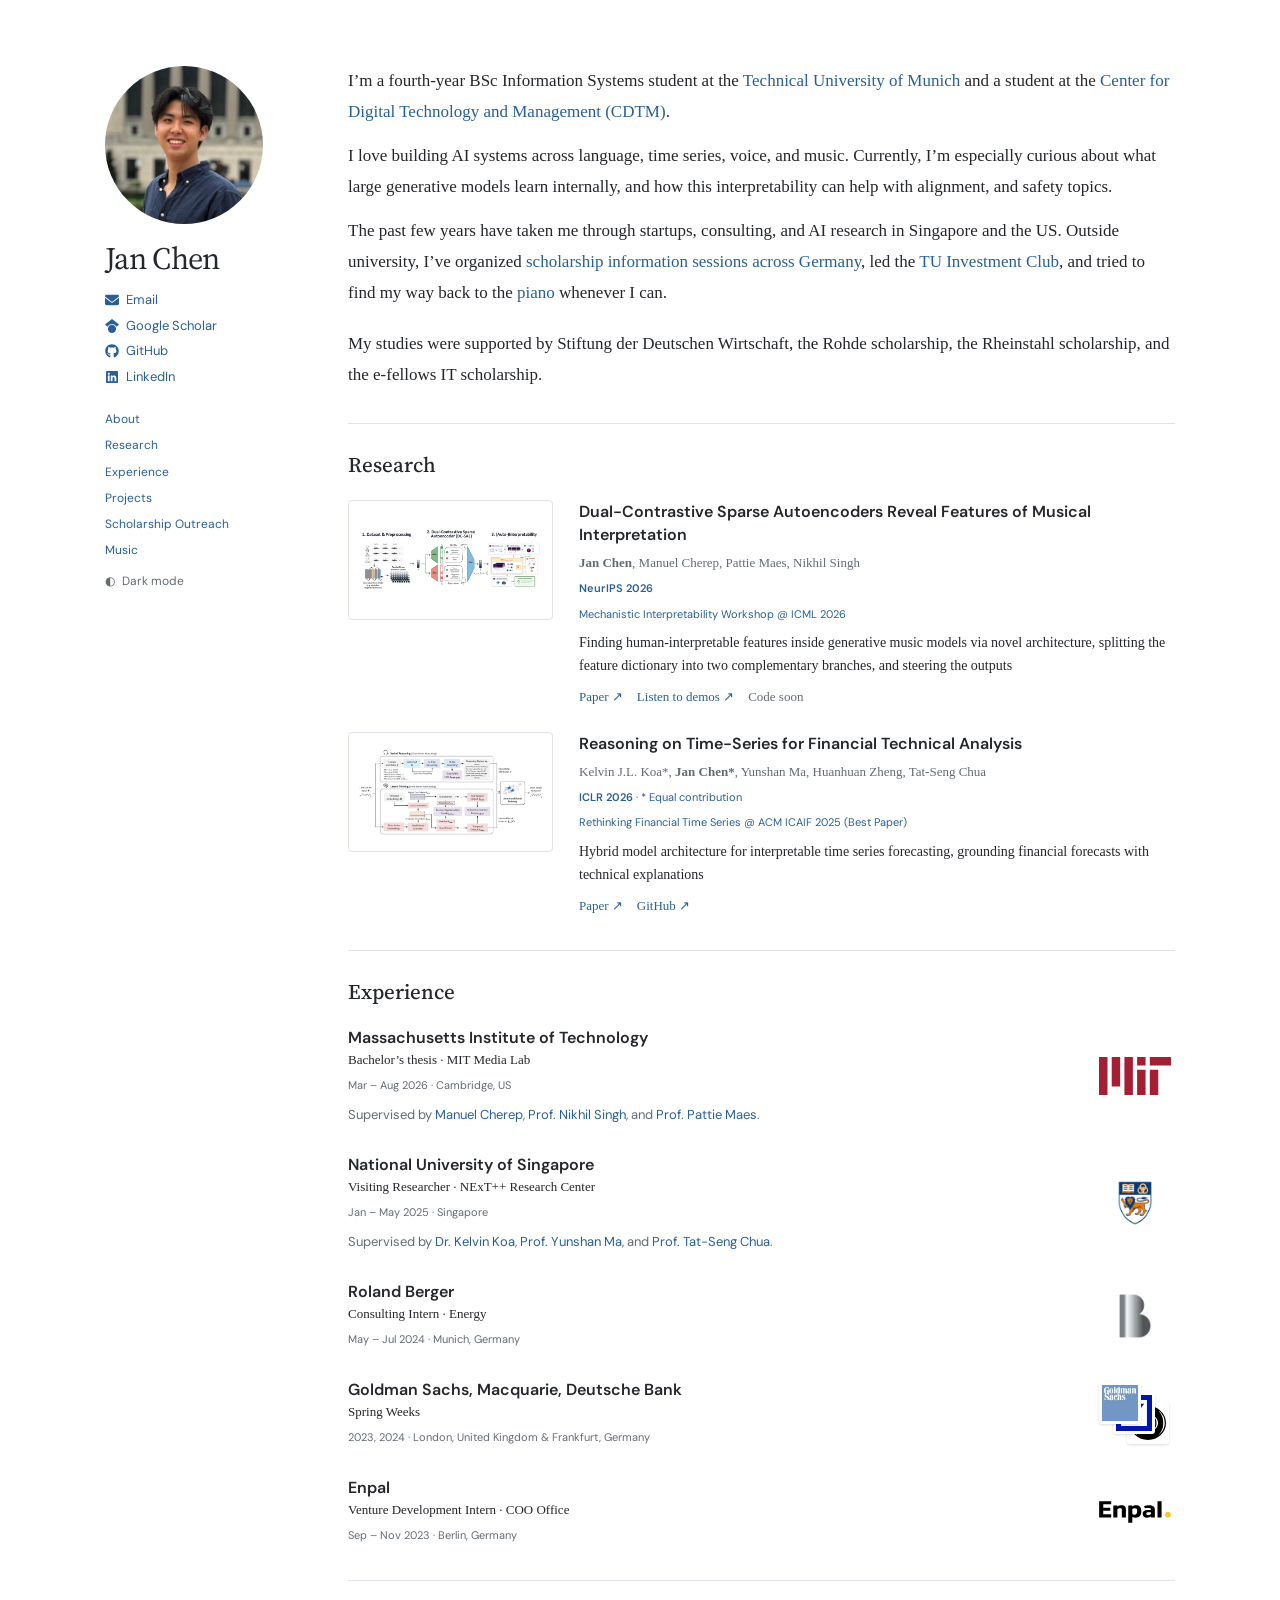
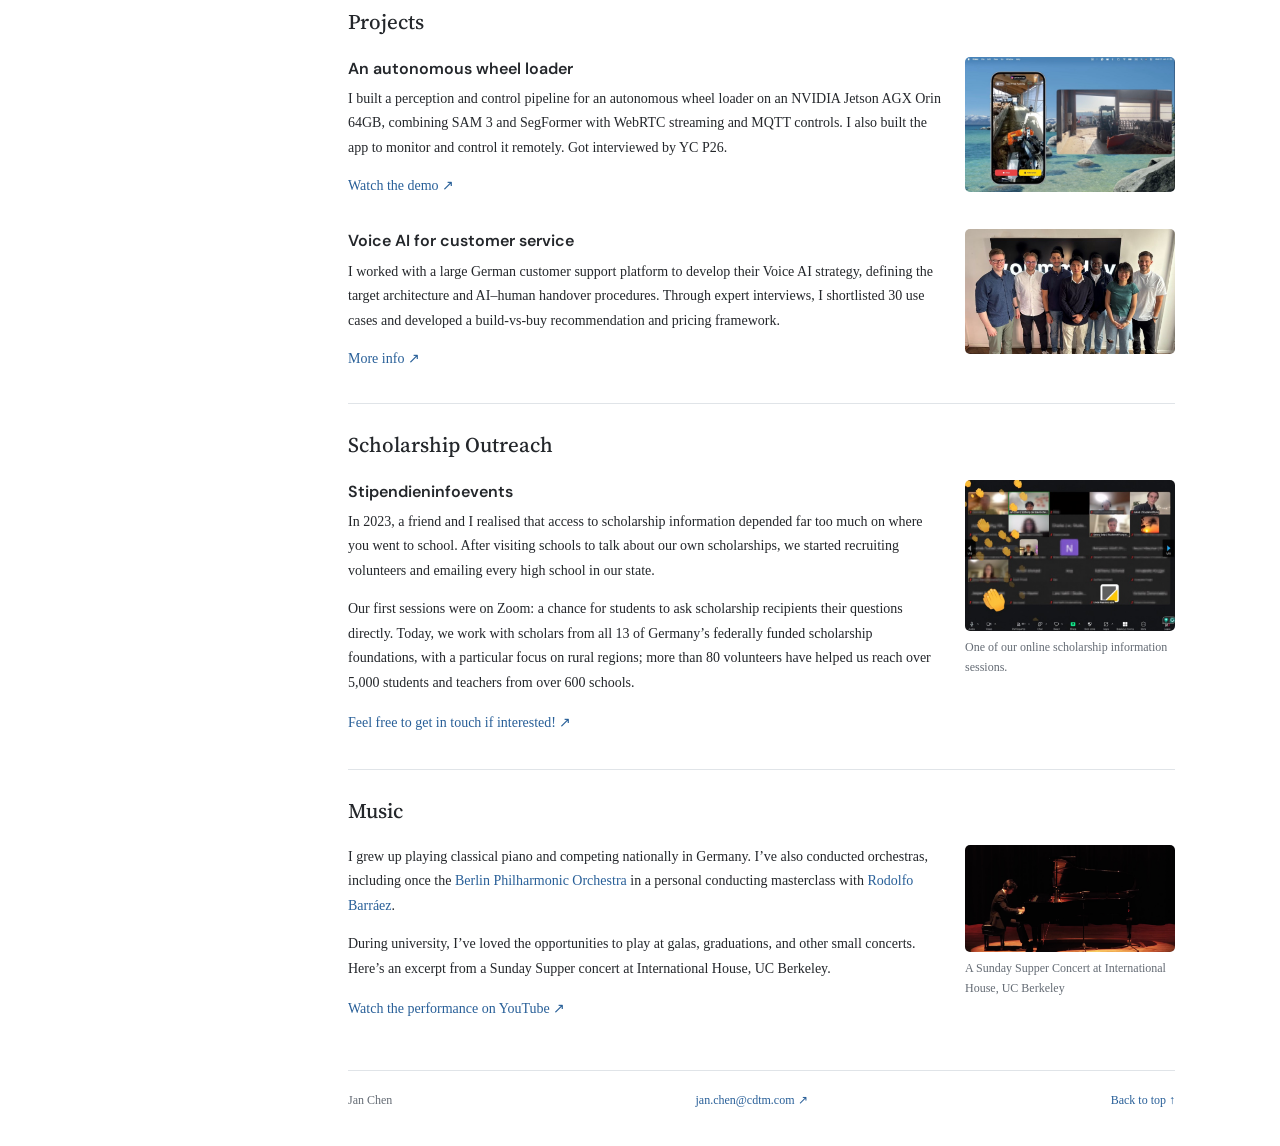
<file: index.html>
<!doctype html>
<html lang="en"><head><meta charset="utf-8"><meta name="viewport" content="width=device-width,initial-scale=1"><meta name="description" content="Jan Chen — AI research, building, scholarship outreach, and classical music."><title>Jan Chen</title><link rel="stylesheet" href="assets/portfolio.css"><script>if(new URLSearchParams(location.search).has('embed'))document.documentElement.classList.add('embed');document.documentElement.style.colorScheme=matchMedia('(prefers-color-scheme: dark)').matches?'dark':'light';</script></head>
<body>
<div id="jan-portfolio" data-direction="academic" aria-label="Jan Chen portfolio">
  <header class="jp-top">
    <a class="jp-brand" href="#jan-about">jan chen</a>
    <nav class="jp-nav" aria-label="Main navigation">
      <a href="#jan-research">Research</a><a href="#jan-experience">Experience</a><a href="#jan-projects">Projects</a><a href="#jan-music">Music</a>
      <button class="jp-theme" type="button" aria-label="Switch color theme"><span aria-hidden="true">◐</span><span class="theme-label">Dark mode</span></button>
    </nav>
  </header>
  <div class="jp-layout">
    <aside class="jp-identity">
      <img class="jp-portrait" src="assets/asset-1.jpg" alt="Jan Chen" width="118" height="122">
      <div>
        <h1>Jan Chen</h1>
        <div class="jp-social"><a href="mailto:jan.chen@cdtm.com"><span class="social-icon icon-envelope" aria-hidden="true"></span>Email</a><a href="https://scholar.google.com/citations?user=fLokEm8AAAAJ&amp;hl=en"><span class="social-icon icon-google-scholar" aria-hidden="true"></span>Google Scholar</a><a href="https://github.com/chen-jan" target="_blank" rel="noreferrer"><span class="social-icon icon-github" aria-hidden="true"></span>GitHub</a><a href="https://www.linkedin.com/in/chen-jan/" target="_blank" rel="noreferrer"><span class="social-icon icon-linkedin" aria-hidden="true"></span>LinkedIn</a></div>
        <nav class="jp-railnav" aria-label="Sections"><a href="#jan-about">About</a><a href="#jan-research">Research</a><a href="#jan-experience">Experience</a><a href="#jan-projects">Projects</a><a href="#jan-scholarships">Scholarship Outreach</a><a href="#jan-music">Music</a><button class="jp-theme" type="button" aria-label="Switch color theme"><span aria-hidden="true">◐</span><span class="theme-label">Dark mode</span></button></nav>
      </div>
    </aside>
    <main>
      <div class="jp-intro" id="jan-about">
        <p>I’m a fourth-year BSc Information Systems student at the <a href="https://www.tum.de/" target="_blank" rel="noreferrer">Technical University of Munich</a> and a student at the <a href="https://www.cdtm.com/" target="_blank" rel="noreferrer">Center for Digital Technology and Management (CDTM)</a>.</p>
        <p>I love building AI systems across language, time series, voice, and music. Currently, I’m especially curious about what large generative models learn internally, and how this interpretability can help with alignment, and safety topics.</p>
        <p>The past few years have taken me through startups, consulting, and AI research in Singapore and the US. Outside university, I’ve organized <a href="#jan-scholarships">scholarship information sessions across Germany</a>, led the <a href="https://www.tuinvest.de/" target="_blank" rel="noreferrer">TU Investment Club</a>, and tried to find my way back to the <a href="#jan-music">piano</a> whenever I can.</p>
        <p class="jp-support">My studies were supported by Stiftung der Deutschen Wirtschaft, the Rohde scholarship, the Rheinstahl scholarship, and the e-fellows IT scholarship.</p>
      </div>
      <section class="jp-section" id="jan-research" aria-labelledby="jan-research-title">
        <h2 id="jan-research-title"><span class="jp-num">01</span>Research</h2>
        <div class="jp-papers">
          <article class="jp-paper">
            <a class="jp-figure" href="https://openreview.net/forum?id=xj0pDqfogb" target="_blank" rel="noreferrer"><img src="assets/asset-2.jpg" width="1400" height="530" decoding="async" alt="DC-SAE pipeline for discovering and steering features of musical interpretation"></a>
            <div>
<h3>Dual-Contrastive Sparse Autoencoders Reveal Features of Musical Interpretation</h3>
<p class="jp-authors"><strong>Jan Chen</strong>, Manuel Cherep, Pattie Maes, Nikhil Singh</p>
<p class="jp-venue"><strong>NeurIPS 2026</strong></p>
<p class="jp-venue">Mechanistic Interpretability Workshop @ ICML 2026</p>
<p class="jp-description">Finding human-interpretable features inside generative music models via novel architecture, splitting the feature dictionary into two complementary branches, and steering the outputs</p>
<div class="jp-links"><a href="https://openreview.net/forum?id=xj0pDqfogb" target="_blank" rel="noreferrer">Paper <span class="link-arrow" aria-hidden="true">↗</span></a><a href="https://storage.googleapis.com/dc-sae-musicgen-listening/index.html" target="_blank" rel="noreferrer">Listen to demos <span class="link-arrow" aria-hidden="true">↗</span></a><span class="jp-soon">Code soon</span></div></div>
          </article>
          <article class="jp-paper">
            <a class="jp-figure" href="https://arxiv.org/abs/2511.08616" target="_blank" rel="noreferrer"><img src="assets/asset-3.jpg" width="1400" height="669" decoding="async" alt="VTA pipeline for reasoning about financial time-series charts"></a>
            <div>
<h3>Reasoning on Time-Series for Financial Technical Analysis</h3>
<p class="jp-authors">Kelvin J.L. Koa*, <strong>Jan Chen*</strong>, Yunshan Ma, Huanhuan Zheng, Tat-Seng Chua</p>
<p class="jp-venue"><strong>ICLR 2026</strong> · * Equal contribution</p>
<p class="jp-venue">Rethinking Financial Time Series @ ACM ICAIF 2025 (Best Paper)</p>
<p class="jp-description">Hybrid model architecture for interpretable time series forecasting, grounding financial forecasts with technical explanations</p>
<div class="jp-links"><a href="https://arxiv.org/abs/2511.08616" target="_blank" rel="noreferrer">Paper <span class="link-arrow" aria-hidden="true">↗</span></a><a href="https://github.com/chen-jan/VTA" target="_blank" rel="noreferrer">GitHub <span class="link-arrow" aria-hidden="true">↗</span></a></div></div>
          </article>
        </div>
      </section>
      <section class="jp-section" id="jan-experience" aria-labelledby="jan-experience-title">
        <h2 id="jan-experience-title"><span class="jp-num">02</span>Experience</h2>
        <div>
          <div class="jp-job">
<div>
<h3>Massachusetts Institute of Technology</h3>
<p class="jp-role">Bachelor’s thesis · MIT Media Lab</p><span class="jp-date">Mar – Aug 2026 · Cambridge, US</span>
<p class="jp-collaborators">Supervised by <a href="https://mcherep.github.io/">Manuel Cherep</a>, <a href="https://nsingh1.host.dartmouth.edu/">Prof. Nikhil Singh</a>, and <a href="https://www.media.mit.edu/people/pattie/overview/">Prof. Pattie Maes</a>.</p></div>
<div class="jp-logo"><img src="assets/asset-4.svg" alt="MIT"></div></div>
          <div class="jp-job">
<div>
<h3>National University of Singapore</h3>
<p class="jp-role">Visiting Researcher · NExT++ Research Center</p><span class="jp-date">Jan – May 2025 · Singapore</span>
<p class="jp-collaborators">Supervised by <a href="https://wing.comp.nus.edu.sg/author/kelvin-koa/">Dr. Kelvin Koa</a>, <a href="https://mysbupt.github.io/">Prof. Yunshan Ma</a>, and <a href="https://www.comp.nus.edu.sg/cs/people/chuats/">Prof. Tat-Seng Chua</a>.</p></div>
<div class="jp-logo"><img src="assets/nus.png" alt="NUS" width="176" height="220"></div></div>
          <div class="jp-job">
<div>
<h3>Roland Berger</h3>
<p class="jp-role">Consulting Intern · Energy</p><span class="jp-date">May – Jul 2024 · Munich, Germany</span></div>
<div class="jp-logo"><img src="assets/roland-berger.png" alt="Roland Berger" width="162" height="220"></div></div>
          <div class="jp-job jp-spring">
<div>
<h3>Goldman Sachs, Macquarie, Deutsche Bank</h3>
<p class="jp-role">Spring Weeks</p><span class="jp-date">2023, 2024 · London, United Kingdom &amp; Frankfurt, Germany</span></div>
<div class="bank-stack"><img src="assets/macquarie.svg" alt="Macquarie" width="42" height="42"><img src="assets/deutsche-bank.svg" alt="Deutsche Bank" width="42" height="42"><img src="assets/goldman-sachs.jpg" alt="Goldman Sachs" width="42" height="42"></div></div>
          <div class="jp-job">
<div>
<h3>Enpal</h3>
<p class="jp-role">Venture Development Intern · COO Office</p><span class="jp-date">Sep – Nov 2023 · Berlin, Germany</span></div>
<div class="jp-logo"><img src="assets/asset-5.svg" alt="Enpal"></div></div>
          
          
        </div>
      </section>
      <section class="jp-section" id="jan-projects" aria-labelledby="jan-projects-title">
        <h2 id="jan-projects-title"><span class="jp-num">03</span>Projects</h2>
        <div class="jp-projects">
  <article class="jp-feature jp-project">
    <div>
      <h3>An autonomous wheel loader</h3>
      <p>I built a perception and control pipeline for an autonomous wheel loader on an NVIDIA Jetson AGX Orin 64GB, combining SAM 3 and SegFormer with WebRTC streaming and MQTT controls. I also built the app to monitor and control it remotely. Got interviewed by YC P26.</p>
      <div class="jp-links"><a href="https://drive.google.com/file/d/14BVerD1Uc8VPlEWXTvyFnuG5FDASiTtn/view" target="_blank" rel="noreferrer">Watch the demo <span class="link-arrow" aria-hidden="true">↗</span></a></div>
    </div>
    <figure><a href="https://drive.google.com/file/d/14BVerD1Uc8VPlEWXTvyFnuG5FDASiTtn/view" target="_blank" rel="noreferrer"><img src="assets/agrimo-demo.jpg" width="1200" height="776" loading="lazy" decoding="async" alt="Mobile app streaming and controlling the autonomous wheel loader"></a>
</figure>
  </article>
  <article class="jp-feature jp-project">
    <div>
      <h3>Voice AI for customer service</h3>
      <p>I worked with a large German customer support platform to develop their Voice AI strategy, defining the target architecture and AI–human handover procedures. Through expert interviews, I shortlisted 30 use cases and developed a build-vs-buy recommendation and pricing framework.</p>
      <div class="jp-links">
        <a href="https://www.linkedin.com/feed/update/urn:li:activity:7353335391015370752/" target="_blank" rel="noreferrer">More info <span class="link-arrow" aria-hidden="true">↗</span></a>
      </div>
    </div>
    <figure><img src="assets/yoummday.jpg" width="800" height="474" loading="lazy" decoding="async" alt="Our Voice AI project team at yoummday">
</figure>
  </article>
</div>
      </section>
      <section class="jp-section" id="jan-scholarships" aria-labelledby="jan-scholarships-title">
        <h2 id="jan-scholarships-title"><span class="jp-num">04</span>Scholarship Outreach</h2>
        <div class="jp-feature">
<div>
<h3>Stipendieninfoevents</h3>
<p>In 2023, a friend and I realised that access to scholarship information depended far too much on where you went to school. After visiting schools to talk about our own scholarships, we started recruiting volunteers and emailing every high school in our state.</p>
<p>Our first sessions were on Zoom: a chance for students to ask scholarship recipients their questions directly. Today, we work with scholars from all 13 of Germany’s federally funded scholarship foundations, with a particular focus on rural regions; more than 80 volunteers have helped us reach over 5,000 students and teachers from over 600 schools.</p><a href="mailto:jan.chen@cdtm.com">Feel free to get in touch if interested! <span class="link-arrow" aria-hidden="true">↗</span></a></div>
<figure><img src="assets/asset-6.jpg" width="640" height="462" decoding="async" alt="A Stipendieninfoevents Zoom session with scholarship recipients and students"><figcaption class="jp-caption">One of our online scholarship information sessions.</figcaption>
</figure></div>
      </section>
      <section class="jp-section" id="jan-music" aria-labelledby="jan-music-title">
        <h2 id="jan-music-title"><span class="jp-num">05</span>Music</h2>
        <div class="jp-feature">
<div>
<p>I grew up playing classical piano and competing nationally in Germany. I’ve also conducted orchestras, including once the <a href="https://www.berliner-philharmoniker.de/en/" target="_blank" rel="noreferrer">Berlin Philharmonic Orchestra</a> in a personal conducting masterclass with <a href="https://www.rodolfobarraez.com/" target="_blank" rel="noreferrer">Rodolfo Barráez</a>.</p>
<p>During university, I’ve loved the opportunities to play at galas, graduations, and other small concerts. Here’s an excerpt from a Sunday Supper concert at International House, UC Berkeley.</p><a href="https://www.youtube.com/watch?v=yEtp2xcLEFA&amp;t=3790s" target="_blank" rel="noreferrer">Watch the performance on YouTube <span class="link-arrow" aria-hidden="true">↗</span></a></div>
<figure><a href="https://www.youtube.com/watch?v=yEtp2xcLEFA&amp;t=3790s" target="_blank" rel="noreferrer"><img src="assets/asset-7.png" width="2924" height="1494" decoding="async" alt="Jan performing at the grand piano during Sunday Supper at International House, UC Berkeley"></a><figcaption class="jp-caption">A Sunday Supper Concert at International House, UC Berkeley</figcaption>
</figure></div>
      </section>
      <footer class="jp-footer"><span>Jan Chen</span><a href="mailto:jan.chen@cdtm.com">jan.chen@cdtm.com <span class="link-arrow" aria-hidden="true">↗</span></a><a href="#jan-about">Back to top ↑</a></footer>
    </main>
  </div>
  
</div>

<script src="assets/portfolio.js"></script></body></html>
</file>
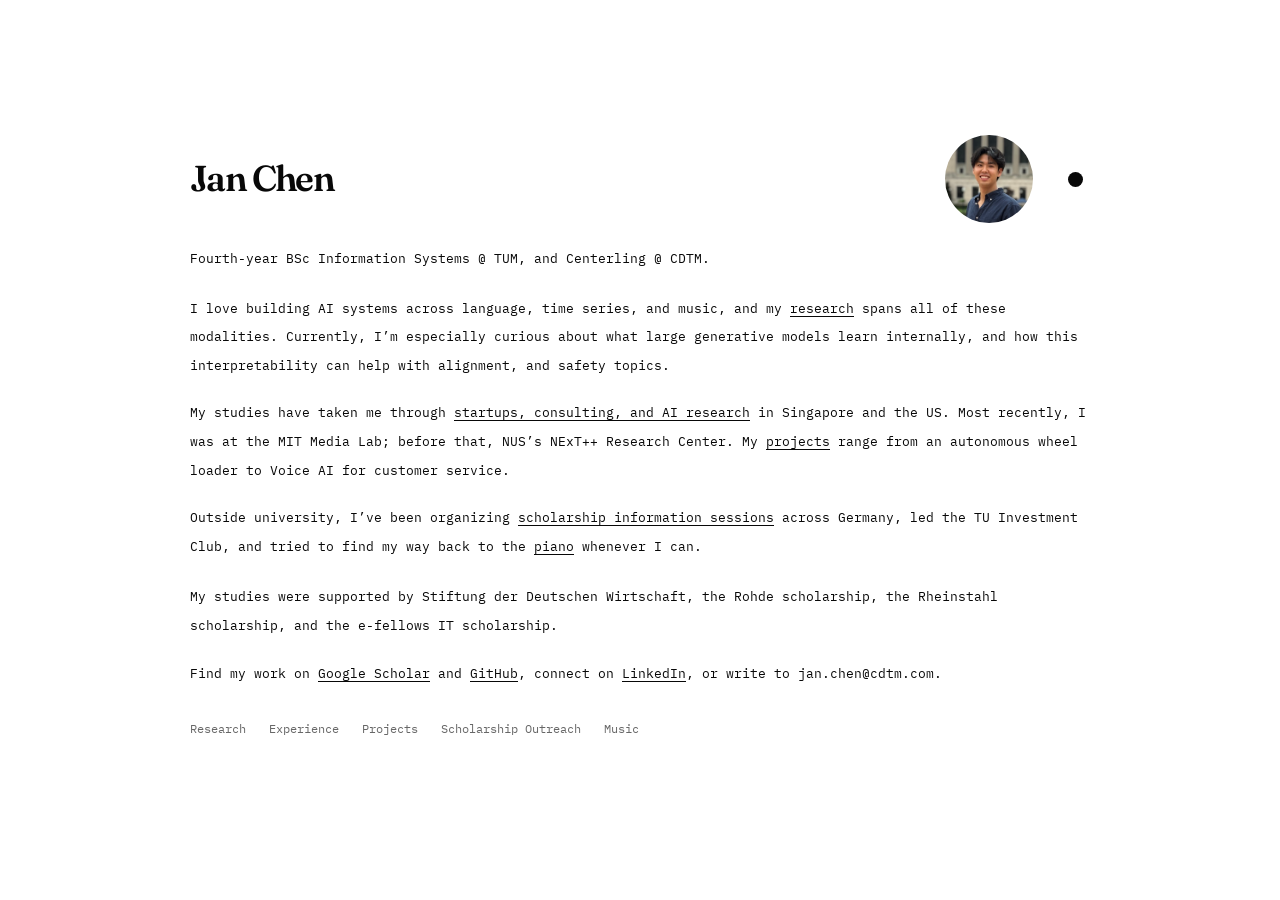
<file: minimal.html>
<!doctype html>
<html lang="en">
<head>
  <meta charset="utf-8">
  <meta name="viewport" content="width=device-width,initial-scale=1">
  <meta name="description" content="Jan Chen. Information Systems at TUM and Technology Management at CDTM. AI research, building, scholarship outreach, and music.">
  <title>Jan Chen</title>
  <link rel="preconnect" href="https://fonts.googleapis.com">
  <link rel="stylesheet" href="https://fonts.googleapis.com/css2?family=Fraunces:opsz,wght@9..144,600&family=IBM+Plex+Mono:wght@400;500;600&display=swap">
  <link rel="stylesheet" href="assets/minimal.css">
</head>
<body>
  <main>
    <header>
      <h1>Jan Chen</h1>
      <div class="identity-right"><img class="portrait" src="assets/asset-1.jpg" width="88" height="88" alt="Jan Chen"><button id="theme-toggle" type="button" aria-label="Switch to dark mode" aria-pressed="false"><span aria-hidden="true"></span></button></div>
    </header>
    <p class="first-line">Fourth-year BSc Information Systems @ <a href="https://www.tum.de/">TUM</a>, and Centerling @ <a href="https://www.cdtm.com/">CDTM</a>.</p>

    <div class="block">
      <p>I love building AI systems across language, time series, and music, and my <button class="inline" data-panel="research" aria-expanded="false" aria-controls="research">research</button> spans all of these modalities. Currently, I’m especially curious about what large generative models learn internally, and how this interpretability can help with alignment, and safety topics.</p>
      <section id="research" class="expansion" aria-label="Research" hidden>
<div class="jp-papers">
          <article class="jp-paper">
            <a class="jp-figure" href="https://openreview.net/forum?id=xj0pDqfogb" target="_blank" rel="noreferrer"><img src="assets/asset-2.jpg" width="1400" height="530" decoding="async" alt="DC-SAE pipeline for discovering and steering features of musical interpretation"></a>
            <div>
<h3>Dual-Contrastive Sparse Autoencoders Reveal Features of Musical Interpretation</h3>
<p class="jp-authors"><strong>Jan Chen</strong>, Manuel Cherep, Pattie Maes, Nikhil Singh</p>
<p class="jp-venue"><strong>NeurIPS 2026</strong></p>
<p class="jp-venue">Mechanistic Interpretability Workshop @ ICML 2026</p>
<p class="jp-description">Finding human-interpretable features inside generative music models via novel architecture, splitting the feature dictionary into two complementary branches, and steering the outputs</p>
<div class="jp-links"><a href="https://openreview.net/forum?id=xj0pDqfogb" target="_blank" rel="noreferrer">Paper</a><a href="https://storage.googleapis.com/dc-sae-musicgen-listening/index.html" target="_blank" rel="noreferrer">Listen to demos</a><span class="jp-soon">Code soon</span></div></div>
          </article>
          <article class="jp-paper">
            <a class="jp-figure" href="https://arxiv.org/abs/2511.08616" target="_blank" rel="noreferrer"><img src="assets/asset-3.jpg" width="1400" height="669" decoding="async" alt="VTA pipeline for reasoning about financial time-series charts"></a>
            <div>
<h3>Reasoning on Time-Series for Financial Technical Analysis</h3>
<p class="jp-authors">Kelvin J.L. Koa*, <strong>Jan Chen*</strong>, Yunshan Ma, Huanhuan Zheng, Tat-Seng Chua</p>
<p class="jp-venue"><strong>ICLR 2026</strong> · * Equal contribution</p>
<p class="jp-venue">Rethinking Financial Time Series @ ACM ICAIF 2025 (Best Paper)</p>
<p class="jp-description">Hybrid model architecture for interpretable time series forecasting, grounding financial forecasts with technical explanations</p>
<div class="jp-links"><a href="https://arxiv.org/abs/2511.08616" target="_blank" rel="noreferrer">Paper</a><a href="https://github.com/chen-jan/VTA" target="_blank" rel="noreferrer">GitHub</a></div></div>
          </article>
        </div>
</section>
    </div>

    <div class="block">
      <p>My studies have taken me through <button class="inline" data-panel="experience" aria-expanded="false" aria-controls="experience">startups, consulting, and AI research</button> in Singapore and the US. Most recently, I was at the MIT Media Lab; before that, NUS’s NExT++ Research Center. My <button class="inline" data-panel="building" aria-expanded="false" aria-controls="building">projects</button> range from an autonomous wheel loader to Voice AI for customer service.</p>
      <section id="experience" class="expansion" aria-label="Experience" hidden>
<div>
          <div class="jp-job">
<div>
<h3>Massachusetts Institute of Technology</h3>
<p class="jp-role">Bachelor’s thesis · MIT Media Lab</p><span class="jp-date">Mar – Aug 2026 · Cambridge, US</span>
<p class="jp-collaborators">Supervised by <a href="https://mcherep.github.io/">Manuel Cherep</a>, <a href="https://nsingh1.host.dartmouth.edu/">Prof. Nikhil Singh</a>, and <a href="https://www.media.mit.edu/people/pattie/overview/">Prof. Pattie Maes</a>.</p></div>
<div class="jp-logo"><img src="assets/asset-4.svg" alt="MIT"></div></div>
          <div class="jp-job">
<div>
<h3>National University of Singapore</h3>
<p class="jp-role">Visiting Researcher · NExT++ Research Center</p><span class="jp-date">Jan – May 2025 · Singapore</span>
<p class="jp-collaborators">Supervised by <a href="https://wing.comp.nus.edu.sg/author/kelvin-koa/">Dr. Kelvin Koa</a>, <a href="https://mysbupt.github.io/">Prof. Yunshan Ma</a>, and <a href="https://www.comp.nus.edu.sg/cs/people/chuats/">Prof. Tat-Seng Chua</a>.</p></div>
<div class="jp-logo"><img src="assets/nus.png" alt="NUS" width="176" height="220"></div></div>
          <div class="jp-job">
<div>
<h3>Roland Berger</h3>
<p class="jp-role">Consulting Intern · Energy</p><span class="jp-date">May – Jul 2024 · Munich, Germany</span></div>
<div class="jp-logo"><img src="assets/roland-berger.png" alt="Roland Berger" width="162" height="220"></div></div>
          <div class="jp-job jp-spring">
<div>
<h3>Goldman Sachs, Macquarie, Deutsche Bank</h3>
<p class="jp-role">Spring Weeks</p><span class="jp-date">2023, 2024 · London, United Kingdom &amp; Frankfurt, Germany</span></div>
<div class="bank-stack"><img src="assets/macquarie.svg" alt="Macquarie" width="42" height="42"><img src="assets/deutsche-bank.svg" alt="Deutsche Bank" width="42" height="42"><img src="assets/goldman-sachs.jpg" alt="Goldman Sachs" width="42" height="42"></div></div>
          <div class="jp-job">
<div>
<h3>Enpal</h3>
<p class="jp-role">Venture Development Intern · COO Office</p><span class="jp-date">Sep – Nov 2023 · Berlin, Germany</span></div>
<div class="jp-logo"><img src="assets/asset-5.svg" alt="Enpal"></div></div>
          
          
        </div>
</section>
      <section id="building" class="expansion" aria-label="Projects" hidden>
<div class="jp-projects">
  <article class="jp-feature jp-project">
    <div>
      <h3>An autonomous wheel loader</h3>
      <p>I built a perception and control pipeline for an autonomous wheel loader on an NVIDIA Jetson AGX Orin 64GB, combining SAM 3 and SegFormer with WebRTC streaming and MQTT controls. I also built the app to monitor and control it remotely. Got interviewed by YC P26.</p>
      <div class="jp-links"><a href="https://drive.google.com/file/d/14BVerD1Uc8VPlEWXTvyFnuG5FDASiTtn/view" target="_blank" rel="noreferrer">Watch the demo</a></div>
    </div>
    <figure><a href="https://drive.google.com/file/d/14BVerD1Uc8VPlEWXTvyFnuG5FDASiTtn/view" target="_blank" rel="noreferrer"><img src="assets/agrimo-demo.jpg" width="1200" height="776" loading="lazy" decoding="async" alt="Mobile app streaming and controlling the autonomous wheel loader"></a>
</figure>
  </article>
  <article class="jp-feature jp-project">
    <div>
      <h3>Voice AI for customer service</h3>
      <p>I worked with a large German customer support platform to develop their Voice AI strategy, defining the target architecture and AI–human handover procedures. Through expert interviews, I shortlisted 30 use cases and developed a build-vs-buy recommendation and pricing framework.</p>
      <div class="jp-links">
        <a href="https://www.linkedin.com/feed/update/urn:li:activity:7353335391015370752/" target="_blank" rel="noreferrer">More info</a>
      </div>
    </div>
    <figure><img src="assets/yoummday.jpg" width="800" height="474" loading="lazy" decoding="async" alt="Our Voice AI project team at yoummday">
</figure>
  </article>
</div>
</section>
    </div>

    <div class="block">
      <p>Outside university, I’ve been organizing <button class="inline" data-panel="scholarships" aria-expanded="false" aria-controls="scholarships">scholarship information sessions</button> across Germany, led the TU Investment Club, and tried to find my way back to the <button class="inline" data-panel="music" aria-expanded="false" aria-controls="music">piano</button> whenever I can.</p>
      <section id="scholarships" class="expansion" aria-label="Scholarship outreach" hidden>
<div class="jp-feature">
<div>
<h3>Stipendieninfoevents</h3>
<p>In 2023, a friend and I realised that access to scholarship information depended far too much on where you went to school. After visiting schools to talk about our own scholarships, we started recruiting volunteers and emailing every high school in our state.</p>
<p>Our first sessions were on Zoom: a chance for students to ask scholarship recipients their questions directly. Today, we work with scholars from all 13 of Germany’s federally funded scholarship foundations, with a particular focus on rural regions; more than 80 volunteers have helped us reach over 5,000 students and teachers from over 600 schools.</p><a href="mailto:jan.chen@cdtm.com">Feel free to get in touch if interested!</a></div>
<figure><img src="assets/asset-6.jpg" width="640" height="462" decoding="async" alt="A Stipendieninfoevents Zoom session with scholarship recipients and students"><figcaption class="jp-caption">One of our online scholarship information sessions.</figcaption>
</figure></div>
</section>
      <section id="music" class="expansion" aria-label="Piano and classical music" hidden>
<div class="jp-feature">
<div>
<p>I grew up playing classical piano and competing nationally in Germany. I’ve also conducted orchestras, including once the <a href="https://www.berliner-philharmoniker.de/en/" target="_blank" rel="noreferrer">Berlin Philharmonic Orchestra</a> in a personal conducting masterclass with <a href="https://www.rodolfobarraez.com/" target="_blank" rel="noreferrer">Rodolfo Barráez</a>.</p>
<p>During university, I’ve loved the opportunities to play at galas, graduations, and other small concerts. Here’s an excerpt from a Sunday Supper concert at International House, UC Berkeley.</p><a href="https://www.youtube.com/watch?v=yEtp2xcLEFA&amp;t=3790s" target="_blank" rel="noreferrer">Watch the performance on YouTube</a></div>
<figure><a href="https://www.youtube.com/watch?v=yEtp2xcLEFA&amp;t=3790s" target="_blank" rel="noreferrer"><img src="assets/asset-7.png" width="2924" height="1494" decoding="async" alt="Jan performing at the grand piano during Sunday Supper at International House, UC Berkeley"></a><figcaption class="jp-caption">A Sunday Supper Concert at International House, UC Berkeley</figcaption>
</figure></div>
</section>
    </div>

    <p class="support">My studies were supported by Stiftung der Deutschen Wirtschaft, the Rohde scholarship, the Rheinstahl scholarship, and the e-fellows IT scholarship.</p>
    <p class="contact">Find my work on <a href="https://scholar.google.com/citations?user=fLokEm8AAAAJ&amp;hl=en">Google Scholar</a> and <a href="https://github.com/chen-jan">GitHub</a>, connect on <a href="https://www.linkedin.com/in/chen-jan/">LinkedIn</a>, or write to <a href="mailto:jan.chen@cdtm.com">jan.chen@cdtm.com</a>.</p>

    <nav class="index" aria-label="Explore Jan’s work"><button class="inline" data-panel="research" aria-expanded="false" aria-controls="research">Research</button><button class="inline" data-panel="experience" aria-expanded="false" aria-controls="experience">Experience</button><button class="inline" data-panel="building" aria-expanded="false" aria-controls="building">Projects</button><button class="inline" data-panel="scholarships" aria-expanded="false" aria-controls="scholarships">Scholarship Outreach</button><button class="inline" data-panel="music" aria-expanded="false" aria-controls="music">Music</button></nav>
  </main>
  <script src="assets/minimal.js"></script>
</body>
</html>
</file>
<file: assets/portfolio.css>
@import url('https://fonts.googleapis.com/css2?family=DM+Sans:wght@400;500;600;700&family=IBM+Plex+Mono:wght@400;500&family=Source+Serif+4:opsz,wght@8..60,400;8..60,500;8..60,600&display=swap');
    #jan-portfolio { color-scheme:light dark; --jp-paper:light-dark(#faf9f6,#191c1a); --jp-ink:light-dark(#232b27,#e8ece7); --jp-muted:light-dark(#616961,#a6b0a7); --jp-accent:light-dark(#32614c,#a5c5ad); --jp-line:light-dark(#dedfd7,#38423a); --jp-tile:light-dark(#f0f0e9,#232a25); background:var(--jp-paper); color:var(--jp-ink); font-family:'DM Sans',sans-serif; font-size:15px; line-height:1.7; padding:36px 52px; }
    #jan-portfolio * { box-sizing:border-box; }
    #jan-portfolio a { color:var(--jp-accent); text-decoration:none; text-underline-offset:4px; }
    #jan-portfolio a:hover { text-decoration:underline; }
    #jan-portfolio button { font:inherit; cursor:pointer; }
    #jan-portfolio button:focus-visible,#jan-portfolio a:focus-visible { outline:2px solid var(--jp-accent); outline-offset:5px; }
    #jan-portfolio .jp-top { display:flex; justify-content:space-between; align-items:center; gap:16px; max-width:840px; margin:0 auto 48px; }
    #jan-portfolio .jp-brand { font-family:'IBM Plex Mono',monospace; font-size:12px; }
    #jan-portfolio .jp-nav { display:flex; gap:20px; align-items:center; flex-wrap:wrap; font-size:12px; }
    #jan-portfolio .jp-nav a { color:var(--jp-muted); }
    #jan-portfolio .jp-theme { display:flex; align-items:center; gap:7px; padding:5px 0; background:transparent; border:0; color:var(--jp-muted); font-size:12px; }
    #jan-portfolio .jp-layout { max-width:840px; margin:auto; }
    #jan-portfolio .jp-identity { display:grid; grid-template-columns:118px 1fr; gap:28px; align-items:center; margin-bottom:25px; }
    #jan-portfolio .jp-portrait { width:118px; height:122px; object-fit:cover; border-radius:50%; }
    #jan-portfolio h1 { font-family:'Source Serif 4',Georgia,serif; font-size:48px; font-weight:400; line-height:1.08; letter-spacing:-1.7px; margin:0 0 14px; color:var(--jp-ink); }
    #jan-portfolio .jp-social { display:flex; flex-wrap:wrap; gap:9px 18px; font-size:13px; }
    #jan-portfolio .jp-railnav { display:none; }
    #jan-portfolio .jp-intro { margin-bottom:44px; }
    #jan-portfolio p { margin:0 0 14px; }
    #jan-portfolio strong { font-weight:600; }
    #jan-portfolio .jp-support { color:var(--jp-muted); font-size:12px; margin-top:21px; }
    #jan-portfolio .jp-section { display:grid; grid-template-columns:114px minmax(0,1fr); column-gap:24px; border-top:1px solid var(--jp-line); padding-top:26px; margin-top:32px; scroll-margin-top:20px; }
    #jan-portfolio h2 { font:400 12px/1.5 'IBM Plex Mono',monospace; margin:0; color:var(--jp-muted); }
    #jan-portfolio .jp-num { display:none; }
    #jan-portfolio h3 { font-size:16px; line-height:1.45; font-weight:600; margin:0 0 7px; }
    #jan-portfolio .jp-paper { display:grid; grid-template-columns:174px minmax(0,1fr); gap:20px; margin-bottom:29px; }
    #jan-portfolio .jp-paper:last-child { margin-bottom:0; }
    #jan-portfolio .jp-figure { display:flex; align-items:center; background:#fff; padding:8px; border:1px solid var(--jp-line); align-self:start; border-radius:4px; min-height:105px; }
    #jan-portfolio .jp-figure img { display:block; width:100%; height:auto; }
    #jan-portfolio .jp-authors { font-size:12px; line-height:1.6; color:var(--jp-muted); margin-bottom:6px; }
    #jan-portfolio .jp-venue { font:400 11px/1.6 'IBM Plex Mono',monospace; color:var(--jp-accent); margin-bottom:8px; }
    #jan-portfolio .jp-description { font-size:13px; line-height:1.65; margin-bottom:9px; }
    #jan-portfolio .jp-links { display:flex; flex-wrap:wrap; gap:14px; font-size:12px; }
    #jan-portfolio .jp-soon { color:var(--jp-muted); }
    #jan-portfolio .jp-job { display:grid; grid-template-columns:1fr 66px; gap:18px; margin-bottom:21px; align-items:center; }
    #jan-portfolio .jp-job h3 { margin:0; font-size:15px; }
    #jan-portfolio .jp-role { font-size:13px; margin:0; }
    #jan-portfolio .jp-date { font:400 11px/1.7 'IBM Plex Mono',monospace; color:var(--jp-muted); }
    #jan-portfolio .jp-logo { width:66px; height:42px; padding:5px; border-radius:3px; background:#fff; display:flex; align-items:center; justify-content:center; }
    #jan-portfolio .jp-logo img { display:block; width:100%; height:100%; object-fit:contain; }
    #jan-portfolio .jp-logo span { font-family:'DM Sans',sans-serif; font-size:14px; font-weight:700; text-align:center; line-height:1.2; color:#494949; }
    #jan-portfolio .jp-insights { padding-top:15px; border-top:1px solid var(--jp-line); font-size:12px; line-height:1.7; color:var(--jp-muted); }
    #jan-portfolio .jp-insights strong { color:var(--jp-ink); font-weight:500; }
    #jan-portfolio .jp-feature { display:grid; grid-template-columns:minmax(0,1fr) 208px; gap:25px; align-items:start; }
    #jan-portfolio .jp-feature img { width:100%; height:auto; border-radius:5px; display:block; }
    #jan-portfolio .jp-feature p { font-size:13px; line-height:1.75; }
    #jan-portfolio .jp-caption { font-size:11px; color:var(--jp-muted); display:block; margin-top:7px; }
    #jan-portfolio figure { margin:0; }
    #jan-portfolio .jp-stats { font-size:13px; color:var(--jp-accent); margin-bottom:12px; }
    #jan-portfolio .jp-footer { display:flex; justify-content:space-between; gap:14px; flex-wrap:wrap; margin-top:48px; padding-top:20px; border-top:1px solid var(--jp-line); font-size:12px; color:var(--jp-muted); }
    #jan-portfolio .jp-cv { border-top:1px solid var(--jp-line); padding:12px 0; margin-top:20px; font-size:13px; }
    #jan-portfolio .jp-cv summary { cursor:pointer; color:var(--jp-accent); }
    #jan-portfolio .jp-cv p { margin-top:12px; }
    #jan-portfolio[data-direction="academic"] { --jp-paper:light-dark(#ffffff,#171b22); --jp-ink:light-dark(#24272b,#e5e9ef); --jp-muted:light-dark(#646b74,#a4afbd); --jp-accent:light-dark(#285f98,#91b7df); --jp-line:light-dark(#e0e4e8,#363e4b); font-family:Georgia,serif; padding:35px 42px; font-size:16px; line-height:1.65; }
    #jan-portfolio[data-direction="academic"] .jp-layout { display:grid; grid-template-columns:170px minmax(0,1fr); gap:35px; max-width:960px; }
    #jan-portfolio[data-direction="academic"] .jp-top { display:none; }
    #jan-portfolio[data-direction="academic"] .jp-identity { display:flex; flex-direction:column; align-items:flex-start; gap:18px; margin:0; }
    #jan-portfolio[data-direction="academic"] .jp-portrait { width:150px; height:150px; border-radius:50%; }
    #jan-portfolio[data-direction="academic"] h1 { font-size:31px; letter-spacing:-.7px; }
    #jan-portfolio[data-direction="academic"] .jp-social { flex-direction:column; gap:4px; font-family:'DM Sans',sans-serif; }
    #jan-portfolio[data-direction="academic"] .jp-railnav { display:flex; flex-direction:column; gap:7px; margin-top:23px; font:400 12px/1.6 'DM Sans',sans-serif; }
    #jan-portfolio[data-direction="academic"] .jp-theme { font-family:'DM Sans',sans-serif; align-self:flex-start; }
    #jan-portfolio[data-direction="academic"] .jp-section { display:block; padding-top:22px; margin-top:25px; }
    #jan-portfolio[data-direction="academic"] h2 { font:500 21px/1.4 'Source Serif 4',Georgia,serif; margin-bottom:20px; color:var(--jp-ink); }
    #jan-portfolio[data-direction="academic"] h3 { font-family:'DM Sans',sans-serif; font-size:14px; }
    #jan-portfolio[data-direction="academic"] .jp-intro { margin-bottom:25px; }
    #jan-portfolio[data-direction="academic"] .jp-paper { grid-template-columns:150px minmax(0,1fr); gap:17px; margin-bottom:24px; }
    #jan-portfolio[data-direction="academic"] .jp-venue,#jan-portfolio[data-direction="academic"] .jp-date { font-family:'DM Sans',sans-serif; font-size:11px; }
    #jan-portfolio[data-direction="academic"] .jp-feature { grid-template-columns:minmax(0,1fr) 170px; gap:22px; }
    @media (max-width:700px) {
      #jan-portfolio,#jan-portfolio[data-direction="academic"]{ padding:26px 24px; }
      #jan-portfolio .jp-top { margin-bottom:32px; }
      #jan-portfolio .jp-nav { gap:12px; }
      #jan-portfolio .jp-brand { display:none; }
      #jan-portfolio .jp-section { display:block; }
      #jan-portfolio h2 { margin-bottom:22px; }
      #jan-portfolio[data-direction="academic"] .jp-layout{ display:block; }
      #jan-portfolio[data-direction="academic"] .jp-identity{ display:grid; grid-template-columns:105px 1fr; gap:22px; margin-bottom:26px; }
      #jan-portfolio[data-direction="academic"] .jp-portrait{ width:105px; height:112px; }
      #jan-portfolio[data-direction="academic"] .jp-social { flex-direction:row; gap:5px 13px; }
      #jan-portfolio[data-direction="academic"] .jp-railnav{ display:none; }
      #jan-portfolio[data-direction="academic"] .jp-top { display:flex; margin-bottom:25px; }
    }
    @media (max-width:440px) {
      #jan-portfolio,#jan-portfolio[data-direction="academic"]{ padding:22px 18px; }
      #jan-portfolio .jp-identity { grid-template-columns:90px 1fr; gap:19px; }
      #jan-portfolio .jp-portrait { width:90px; height:95px; }
      #jan-portfolio h1 { font-size:37px; }
      #jan-portfolio .jp-paper,#jan-portfolio[data-direction="academic"] .jp-paper { grid-template-columns:1fr; gap:15px; }
      #jan-portfolio .jp-figure { width:100%; min-height:100px; }
      #jan-portfolio .jp-figure img { max-height:150px; object-fit:contain; }
      #jan-portfolio .jp-feature,#jan-portfolio[data-direction="academic"] .jp-feature { grid-template-columns:1fr; }
      #jan-portfolio .jp-authors,#jan-portfolio .jp-venue,#jan-portfolio .jp-date,#jan-portfolio .jp-caption { font-size:11px; }
    }
    @media (pointer:coarse) { #jan-portfolio .jp-nav a,#jan-portfolio .jp-social a,#jan-portfolio .jp-links a,#jan-portfolio .jp-theme { min-height:44px; display:inline-flex; align-items:center; } }
  
html { scroll-behavior:smooth; }
body { margin:0; }
* { box-sizing:border-box; }
.comparison-bar { position:sticky; top:0; z-index:10; background:#202420; color:#f1f2ec; font:12px/1.5 'DM Sans',sans-serif; display:flex; justify-content:space-between; align-items:center; gap:18px; padding:13px 28px; border-bottom:1px solid #40443e; }
.comparison-bar a { color:inherit; text-decoration:none; padding:5px 9px; border-radius:4px; }
.comparison-bar a[aria-current=page] { background:#414a40; }
.comparison-bar nav { display:flex; flex-wrap:wrap; gap:8px; }
.comparison-bar .all-designs { color:#c7d0c2; }
.embed .comparison-bar { display:none; }
#jan-portfolio { min-height:100vh; padding-top:48px; padding-bottom:38px; }
#jan-portfolio .jp-section { scroll-margin-top:88px; }
#jan-portfolio .jp-intro { font-size:17px; line-height:1.8; }
#jan-portfolio .jp-support { font-size:13px; line-height:1.65; }
#jan-portfolio .jp-description,#jan-portfolio .jp-feature p { font-size:14px; }
#jan-portfolio .jp-authors,#jan-portfolio .jp-links,#jan-portfolio .jp-role { font-size:13px; }
#jan-portfolio .jp-date,#jan-portfolio .jp-venue { font-size:12px; }
#jan-portfolio .jp-collaborators { font:13px/1.7 'DM Sans',sans-serif; color:var(--jp-muted); margin:7px 0 0; }
#jan-portfolio .jp-logo { width:80px; height:54px; padding:4px; }
#jan-portfolio .jp-job { grid-template-columns:minmax(0,1fr) 80px; margin-bottom:27px; }
#jan-portfolio .jp-figure { min-height:120px; padding:8px; }
#jan-portfolio .jp-caption { font-size:12px; }
#jan-portfolio .jp-feature a { font-size:14px; }
#jan-portfolio[data-direction=academic] { padding-top:66px; }
#jan-portfolio[data-direction=academic] .jp-layout { max-width:1070px; grid-template-columns:185px minmax(0,1fr); gap:58px; }
#jan-portfolio[data-direction=academic] .jp-identity { position:sticky; top:95px; align-self:start; }
#jan-portfolio[data-direction=academic] .jp-portrait { width:158px; height:158px; }
#jan-portfolio[data-direction=academic] .jp-section { margin-top:33px; padding-top:26px; }
#jan-portfolio[data-direction=academic] .jp-paper { grid-template-columns:205px minmax(0,1fr); gap:26px; }
#jan-portfolio[data-direction=academic] h3 { font-size:16px; }
#jan-portfolio[data-direction=academic] .jp-feature { grid-template-columns:minmax(0,1fr) 210px; }
@media(max-width:850px) {
 #jan-portfolio[data-direction=academic] .jp-layout{ grid-template-columns:150px minmax(0,1fr); gap:32px; }
 #jan-portfolio[data-direction=academic] .jp-paper { grid-template-columns:150px minmax(0,1fr); gap:18px; }
}
@media(max-width:700px) {
 .comparison-bar { padding:10px 12px; gap:4px; flex-wrap:wrap; justify-content:center; }
 .comparison-bar .all-designs { display:none; }
 .comparison-bar nav { gap:3px; }
 #jan-portfolio[data-direction=academic]{ padding:26px 22px; }
 #jan-portfolio[data-direction=academic] .jp-layout{ display:block; }
 #jan-portfolio[data-direction=academic] .jp-identity{ position:static; }
 #jan-portfolio[data-direction=academic] .jp-feature { grid-template-columns:1fr; }
 #jan-portfolio .jp-nav a,#jan-portfolio .jp-theme { min-height:34px; }
}
@media(max-width:440px) {
 #jan-portfolio[data-direction=academic] .jp-paper{ grid-template-columns:1fr; }
 #jan-portfolio .jp-intro { font-size:16px; }
 #jan-portfolio .jp-social { gap:5px 12px; }
 #jan-portfolio .jp-job { gap:12px; grid-template-columns:minmax(0,1fr) 56px; }
 #jan-portfolio .jp-logo { width:56px; }
}
@media(prefers-reduced-motion:reduce) { html { scroll-behavior:auto; } }
#jan-portfolio .link-arrow { display:inline-block; }
@media(prefers-reduced-motion:no-preference) {
 #jan-portfolio { transition:background-color .18s ease,color .18s ease; }
 #jan-portfolio a,#jan-portfolio .jp-theme { transition:color .14s ease,opacity .14s ease; }
 #jan-portfolio .link-arrow { transition:transform .14s ease; }
}
@media(hover:hover) and (pointer:fine) and (prefers-reduced-motion:no-preference) {
 #jan-portfolio .jp-theme:hover { opacity:.72; }
 #jan-portfolio a:hover>.link-arrow { transform:translate(1px,-1px); }
}

/* Match the portrait to its grid cell at phone widths. */
#jan-portfolio .jp-support { color:var(--jp-ink); font-size:inherit; line-height:inherit; }
@media(max-width:700px) {
 #jan-portfolio[data-direction=academic] .jp-identity { grid-template-columns:96px minmax(0,1fr); gap:20px; align-items:center; }
 #jan-portfolio[data-direction=academic] .jp-portrait { width:96px; height:96px; max-width:100%; margin:0; }
 #jan-portfolio .jp-identity>div { min-width:0; }
 #jan-portfolio .jp-social { flex-wrap:wrap; }
}

.bank-stack { position:relative; width:74px; height:64px; }
.bank-stack img { position:absolute; display:block; width:42px; height:42px; object-fit:contain; background:white; border:3px solid white; border-radius:3px; box-shadow:0 1px 3px #0002; }
.bank-stack img:nth-child(1) { right:0; top:20px; z-index:1; }
.bank-stack img:nth-child(2) { right:14px; top:10px; z-index:2; }
.bank-stack img:nth-child(3) { right:28px; top:0; z-index:3; }
@media(max-width:650px) { .bank-stack { width:47px; } .bank-stack img { width:32px; height:32px; border-width:2px; } .bank-stack img:nth-child(2) { right:8px; } .bank-stack img:nth-child(3) { right:16px; } }
#jan-portfolio .jp-projects { display:grid; gap:32px; }
#jan-portfolio .jp-social a { display:inline-flex; align-items:center; gap:7px; }
#jan-portfolio .social-icon { display:inline-block; flex:0 0 14px; width:14px; height:14px; background:currentColor; mask:var(--social-icon) center / contain no-repeat; -webkit-mask:var(--social-icon) center / contain no-repeat; }
.icon-envelope { --social-icon:url('icon-envelope.svg'); }
.icon-google-scholar { --social-icon:url('icon-google-scholar.svg'); }
.icon-github { --social-icon:url('icon-github.svg'); }
.icon-linkedin { --social-icon:url('icon-linkedin.svg'); }

/* Main site has no preview switcher above the profile. */
#jan-portfolio[data-direction=academic] .jp-identity { top:45px; }
#jan-portfolio .jp-section { scroll-margin-top:30px; }
</file>
<file: assets/minimal.css>
:root { color-scheme:light dark; --paper:light-dark(#fff,#000); --ink:light-dark(#080808,#f7f7f7); --quiet:light-dark(#676767,#a0a0a0); --line:light-dark(#dedede,#303030); }
* { box-sizing:border-box; }
body { margin:0; min-height:100vh; padding:15vh max(8vw,calc(50vw - 450px)) 10vh; background:var(--paper); color:var(--ink); font:400 13px/2.2 'IBM Plex Mono',ui-monospace,SFMono-Regular,Menlo,monospace; }
::selection { background:var(--ink); color:var(--paper); }
header { display:flex; align-items:center; justify-content:space-between; gap:25px; margin-bottom:22px; }
h1 { font:600 36px/1.05 'Fraunces',Georgia,serif; letter-spacing:-1.6px; margin:0; }
.identity-right { display:flex; align-items:center; gap:27px; }
.portrait { display:block; width:88px; height:88px; border-radius:50%; object-fit:cover; }
button { font:inherit; color:inherit; }
#theme-toggle { display:grid; place-items:center; width:30px; height:34px; padding:0; border:0; background:transparent; cursor:pointer; }
#theme-toggle span { display:block; width:15px; height:15px; border-radius:50%; background:var(--ink); }
#theme-toggle:hover span { background:var(--quiet); }
a { color:inherit; text-decoration-thickness:1px; text-underline-offset:3px; }
.first-line a,p>a[href^="mailto:"] { text-decoration:none; }
a:hover,.inline:hover { text-decoration-thickness:2px; }
button:focus-visible,a:focus-visible,summary:focus-visible { outline:1px solid var(--ink); outline-offset:5px; }
p { margin:0; }
.first-line { margin-bottom:21px; }
.block { margin-bottom:19px; }
.inline { display:inline; margin:0; padding:0; border:0; background:transparent; border-radius:2px; text-decoration:underline; text-decoration-thickness:1px; text-underline-offset:3px; text-align:left; cursor:pointer; }
.inline[aria-expanded="true"] { text-decoration-style:dotted; }
.index { display:flex; flex-wrap:wrap; gap:4px 23px; margin-top:28px; font-size:12px; }
.index .inline { color:var(--quiet); text-decoration:none; display:inline-flex; align-items:center; gap:7px; }
.link-arrow { display:inline-block; text-decoration:none; }
.block>.inline:focus-visible,.inline:focus-visible { background:light-dark(#f0f0f0,#202020); }
.index .inline:hover,.index .inline[aria-expanded=true] { color:var(--ink); text-decoration:underline; }
.support { color:var(--ink); font-size:inherit; line-height:inherit; margin-top:22px; max-width:760px; }
footer { margin-top:54px; font-size:11px; color:var(--quiet); }
footer a { text-decoration:none; }
.embed footer { display:none; }
.expansion { margin-top:17px; margin-bottom:28px; padding-left:24px; border-left:1px solid var(--line); color:var(--quiet); font-size:12px; line-height:2; scroll-margin-top:30px; }
.expansion[hidden] { display:none; }
.expansion a,.expansion strong,.expansion h3 { color:var(--ink); }
.expansion h3 { font:500 13px/1.8 'IBM Plex Mono',monospace; margin:0 0 6px; }
.jp-papers { display:block; }
.jp-paper { display:block; margin-bottom:26px; }
.jp-paper:last-child { margin-bottom:0; }
.jp-paper .jp-figure { display:block; float:right; width:160px; margin:0 0 13px 25px; background:#fff; padding:7px; }
.jp-paper::after { content:''; display:block; clear:both; }
.jp-figure img { display:block; width:100%; height:auto; }
.jp-authors { margin:0 0 4px; font-size:11px; }
.jp-venue { font-size:11px; margin-bottom:8px; }
.jp-description { margin:8px 0; }
.jp-links { display:flex; flex-wrap:wrap; gap:5px 20px; margin-top:8px; }
.jp-soon { font-size:11px; }
.jp-job { position:relative; display:grid; grid-template-columns:minmax(0,1fr) 60px; gap:22px; margin-bottom:24px; align-items:start; }
.jp-role { margin:0; }
.jp-date { font-size:11px; }
.jp-collaborators { margin:6px 0 0; font-size:11px; }
.jp-logo { background:#fff; border-radius:2px; padding:6px; width:60px; height:36px; display:flex; align-items:center; justify-content:center; }
.jp-logo img { width:100%; height:100%; object-fit:contain; }
.jp-logo span { font:500 11px/1.2 Arial,sans-serif; text-align:center; color:#333; }
.jp-insights { margin:0 0 17px; font-size:11px; }
.jp-cv { font-size:11px; }
.jp-cv summary { cursor:pointer; color:var(--ink); }
.jp-cv p { margin-top:10px; }
.jp-feature { display:flex; flex-direction:column; gap:20px; }
.jp-feature p { margin:0 0 12px; }
.jp-stats { margin:0 0 10px; color:var(--ink); font-size:11px; }
figure { margin:0; }
.jp-feature img { display:block; max-width:560px; width:100%; height:auto; }
.jp-caption { font-size:11px; color:var(--quiet); margin-top:7px; }
@media(max-width:650px) {
 body { padding:65px 26px; font-size:13px; line-height:2.1; }
 h1 { font-size:34px; }
 .identity-right { gap:15px; }
 .portrait { width:56px; height:56px; }
 header { margin-bottom:25px; gap:16px; }
 .expansion { padding-left:15px; }
 .jp-paper .jp-figure { float:none; width:100%; max-width:310px; margin:0 0 17px; }
 .jp-job { gap:12px; grid-template-columns:minmax(0,1fr) 47px; }
 .jp-logo { width:47px; }
 .index { gap:10px 20px; }
}
@media(pointer:coarse) { #theme-toggle { width:44px; height:44px; } .index .inline { min-height:44px; } }
@media(prefers-reduced-motion:no-preference) {
 body { transition:background-color .22s ease,color .22s ease; }
 .expansion,.support,.index .inline,footer { transition:color .22s ease,border-color .22s ease; }
 #theme-toggle span { transition:background-color .2s ease,transform .2s ease; }
 #theme-toggle:hover span { transform:scale(.86); }
 .inline { transition:background-color .16s ease; }
 .link-arrow { transition:transform .16s ease; }
 .portrait { transition:transform .28s cubic-bezier(.2,.65,.3,1); }
 main>header,main>.first-line,main>.block,main>p,main>.index,main>footer { animation:arrive .5s cubic-bezier(.2,.65,.3,1) both; }
 main>.first-line { animation-delay:35ms; }
 main>.block:nth-of-type(1) { animation-delay:70ms; }
 main>.block:nth-of-type(2) { animation-delay:105ms; }
 main>.block:nth-of-type(3) { animation-delay:140ms; }
 main>.index,main>.support,main>footer { animation-delay:175ms; }
 @keyframes arrive { from { opacity:0; transform:translateY(6px); } to { opacity:1; transform:translateY(0); } }
 /* Entries inside a panel arrive the same way the page does, with a short cascade, each time the panel opens. */
 .expansion > div > * { animation:arrive .5s cubic-bezier(.2,.65,.3,1) both; }
 .expansion > div > :nth-child(2) { animation-delay:55ms; }
 .expansion > div > :nth-child(3) { animation-delay:110ms; }
 .expansion > div > :nth-child(4) { animation-delay:165ms; }
 .expansion > div > :nth-child(5) { animation-delay:220ms; }
 .expansion > div > :nth-child(n+6) { animation-delay:275ms; }
}
@media(hover:hover) and (pointer:fine) {
 .inline:hover { background:light-dark(#f1f1f1,#1d1d1d); }
 .index .inline:hover { background:transparent; }
}
@media(hover:hover) and (pointer:fine) and (prefers-reduced-motion:no-preference) {
 a:hover>.link-arrow,a:focus-visible>.link-arrow { transform:translate(2px,-2px); }
 .portrait:hover { transform:scale(1.035); }
}

.bank-stack { position:relative; width:74px; height:64px; }
.bank-stack img { position:absolute; display:block; width:42px; height:42px; object-fit:contain; background:white; border:3px solid white; border-radius:3px; box-shadow:0 1px 3px #0002; }
.bank-stack img:nth-child(1) { right:0; top:20px; z-index:1; }
.bank-stack img:nth-child(2) { right:14px; top:10px; z-index:2; }
.bank-stack img:nth-child(3) { right:28px; top:0; z-index:3; }
@media(max-width:650px) { .bank-stack { width:47px; } .bank-stack img { width:32px; height:32px; border-width:2px; } .bank-stack img:nth-child(2) { right:8px; } .bank-stack img:nth-child(3) { right:16px; } }
/* Larger thumbnails beside the copy, with natural image proportions. */
.jp-paper { margin-bottom:32px; }
.jp-paper .jp-figure { width:32%; max-width:280px; margin:0 0 15px 25px; padding:8px; }
@media(max-width:650px) {
 .jp-paper .jp-figure { float:none; width:100%; max-width:310px; margin:0 0 17px; }
}
.support { margin-top:22px; max-width:none; }
.contact { margin-top:19px; }
.jp-projects { display:grid; gap:32px; }
.jp-project img { max-width:100%; }
/* Projects: image beside the copy at the same size and position as the research figures. */
.jp-project { display:flex; flex-direction:row; align-items:flex-start; gap:25px; }
.jp-project > div { flex:1 1 auto; min-width:0; }
.jp-project figure { flex:0 0 32%; max-width:280px; }
.jp-project figure img { display:block; width:100%; max-width:none; height:auto; }
@media(max-width:650px) {
 .jp-project { flex-direction:column; gap:17px; }
 .jp-project figure { flex:none; width:100%; max-width:310px; }
}
</file>
